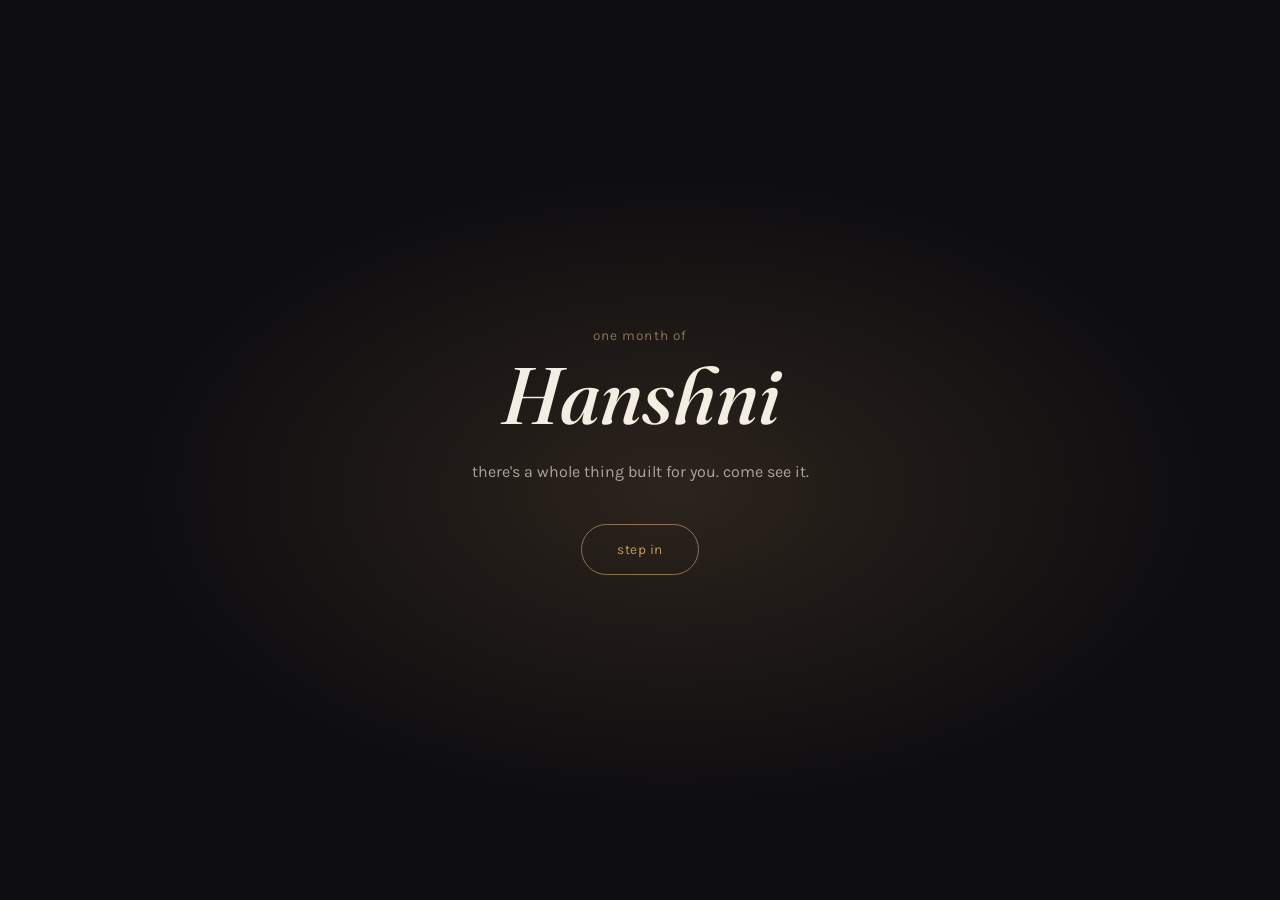
<file: index.html>
<!DOCTYPE html>
<html lang="en">
<head>
<meta charset="UTF-8">
<meta name="viewport" content="width=device-width, initial-scale=1, viewport-fit=cover">
<title>for Hanshni</title>
<link rel="stylesheet" href="css/base.css">
<link rel="stylesheet" href="css/index.css">
</head>
<body>

<main class="door">
  <div class="door-inner">
    <p class="door-eyebrow">one month of</p>
    <h1 class="door-name" id="doorName" aria-label="Hanshni">
      <span>H</span><span>a</span><span>n</span><span>s</span><span>h</span><span>n</span><span>i</span>
    </h1>
    <p class="door-line" id="doorLine">there's a whole thing built for you. come see it.</p>
    <a href="memories.html" class="door-enter" id="doorEnter">
      <span>step in</span>
    </a>
  </div>

  <div class="door-glow" aria-hidden="true"></div>
</main>

<script src="js/main.js"></script>
<script src="js/door.js"></script>
</body>
</html>
</file>
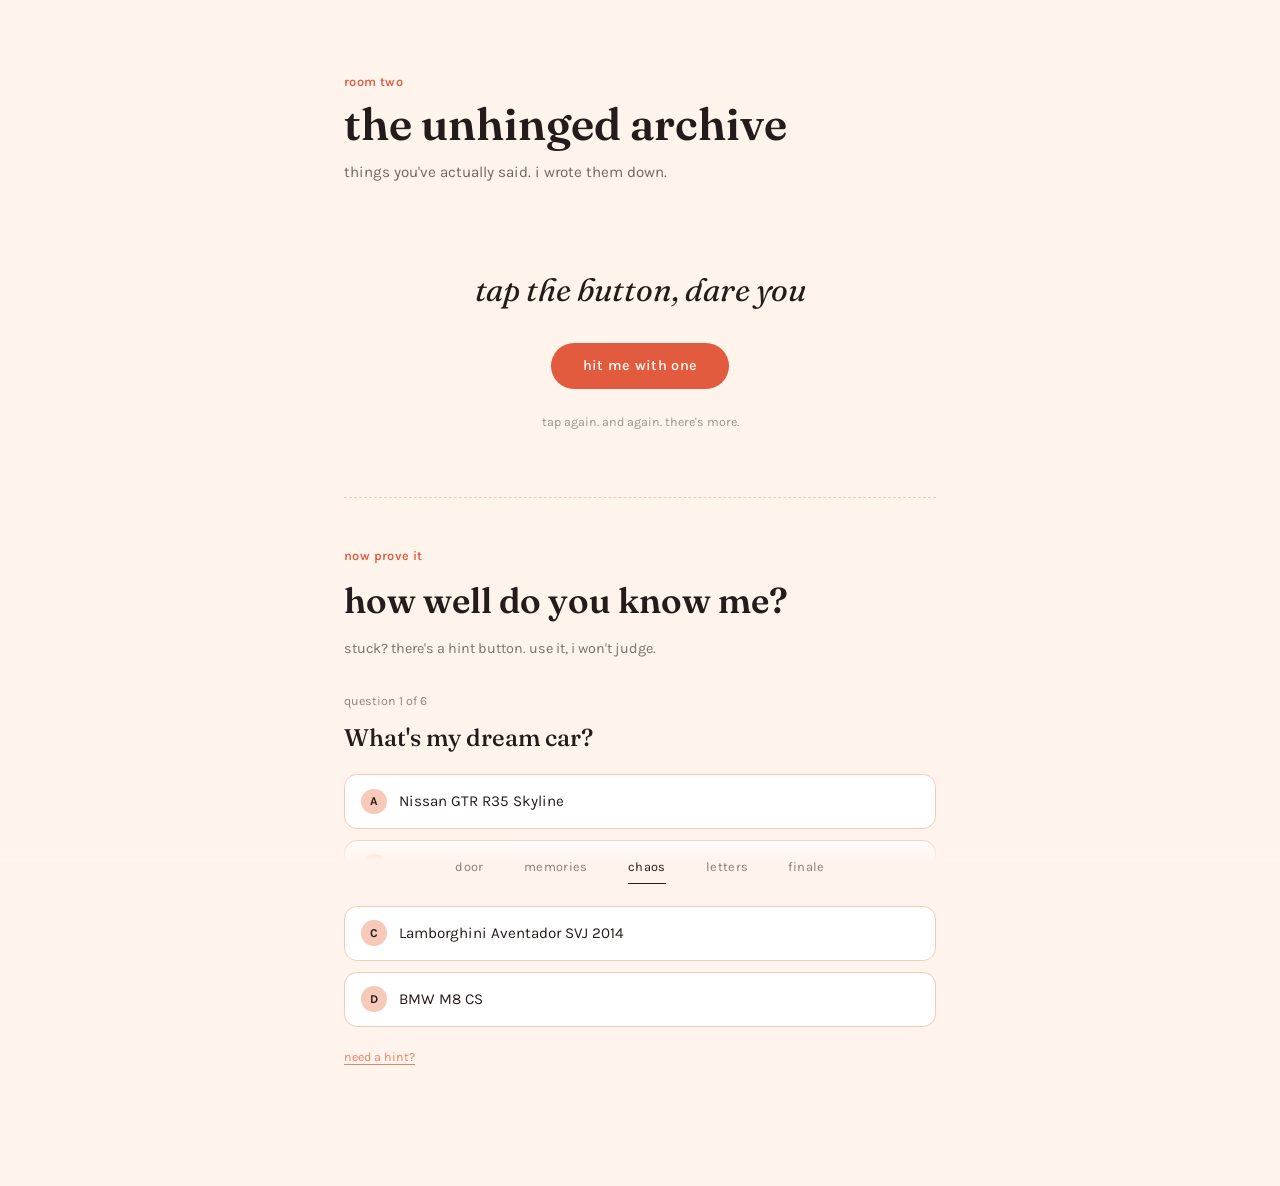
<file: chaos.html>
<!DOCTYPE html>
<html lang="en">
<head>
<meta charset="UTF-8">
<meta name="viewport" content="width=device-width, initial-scale=1, viewport-fit=cover">
<title>chaos — for Hanshni</title>
<link rel="stylesheet" href="css/base.css">
<link rel="stylesheet" href="css/chaos.css">
</head>
<body>

<main class="container room">
  <header class="room-header">
    <p class="room-eyebrow">room two</p>
    <h1 class="room-title">the unhinged archive</h1>
    <p class="room-sub">things you've actually said. i wrote them down.</p>
  </header>

  <div class="quote-box">
    <p class="quote-counter" id="quoteCounter"></p>
    <p class="quote-text" id="quoteText">tap the button, dare you</p>
    <button class="quote-btn tappable" id="quoteBtn">hit me with one</button>
    <p class="quote-hint">tap again. and again. there's more.</p>
  </div>

  <section class="quiz-section">
    <p class="quiz-eyebrow">now prove it</p>
    <h2 class="quiz-title">how well do you know me?</h2>
    <p class="quiz-sub">stuck? there's a hint button. use it, i won't judge.</p>

    <div id="quizRoot" class="quiz-root">
      <!-- quiz questions injected by chaos.js -->
    </div>
  </section>

  <canvas id="confettiCanvas" class="confetti-canvas"></canvas>
</main>

<nav class="room-nav">
  <a href="index.html">door</a>
  <a href="memories.html">memories</a>
  <a href="chaos.html" class="current">chaos</a>
  <a href="letters.html">letters</a>
  <a href="finale.html">finale</a>
</nav>

<script src="js/main.js"></script>
<script src="js/chaos.js"></script>
</body>
</html>
</file>
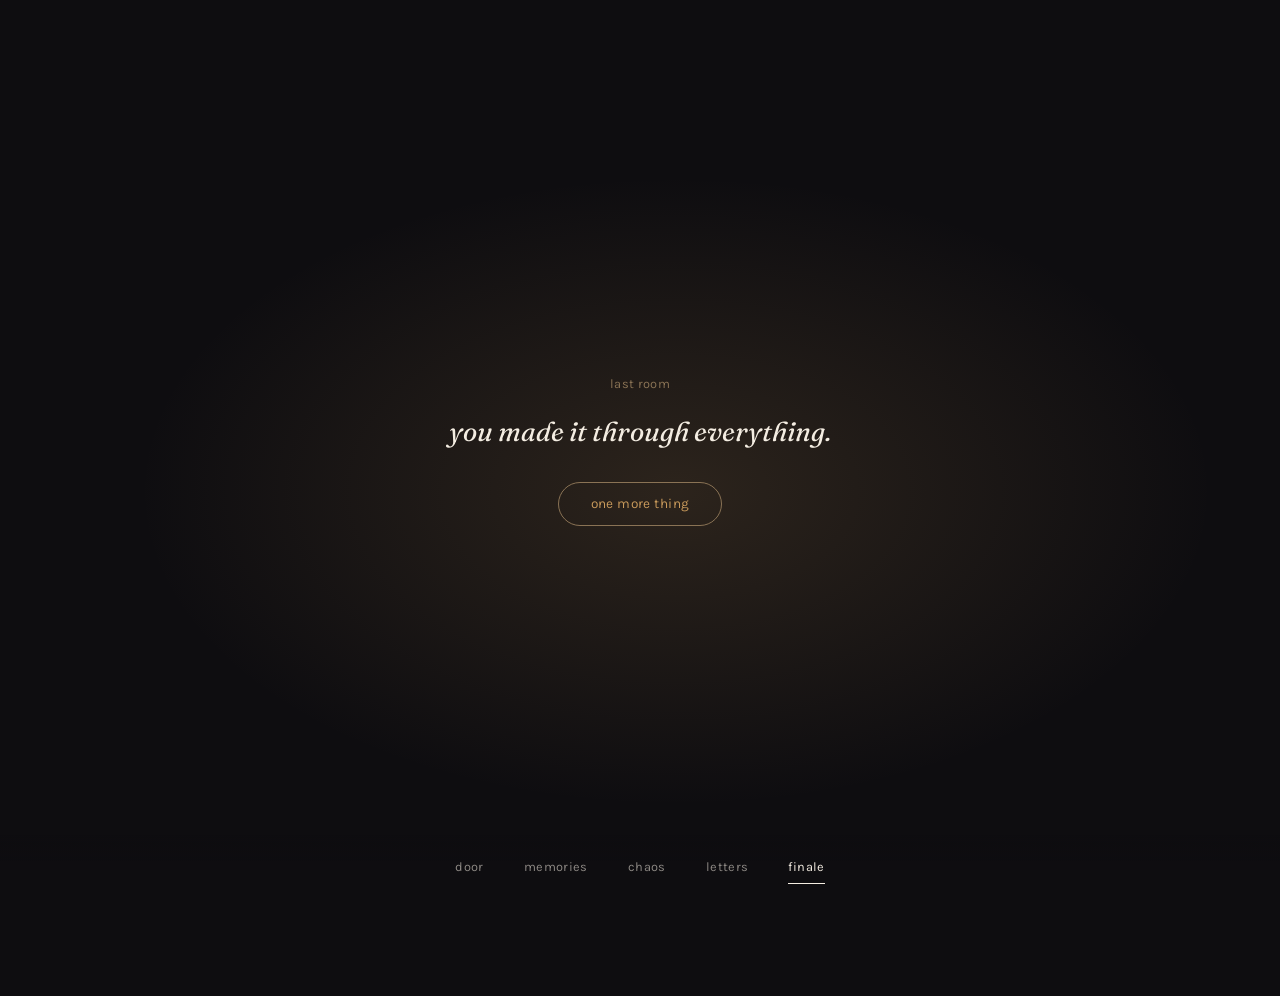
<file: finale.html>
<!DOCTYPE html>
<html lang="en">
<head>
<meta charset="UTF-8">
<meta name="viewport" content="width=device-width, initial-scale=1, viewport-fit=cover">
<title>finale — for Hanshni</title>
<link rel="stylesheet" href="css/base.css">
<link rel="stylesheet" href="css/finale.css">
</head>
<body>

<main class="finale">
  <div class="finale-inner" id="finaleInner">
    <p class="room-eyebrow">last room</p>

    <div class="finale-gate" id="finaleGate">
      <p class="finale-gate-line">you made it through everything.</p>
      <button class="finale-gate-btn tappable" id="finaleGateBtn">one more thing</button>
    </div>

    <div class="finale-reveal" id="finaleReveal" hidden>
      <h1 class="finale-heading" id="finaleHeading">still writing this one</h1>
      <p class="finale-body" id="finaleBody">Okay so if you made it this far, thank you so much for reading everything. I dont know if this one was upto your expectations since its hard to match what I did previously. But anyways this text is not even a formal message anymore. This is like a note from a developer who's been working too hard for this project and its 4 am rn and I don't even know what I am saying. But yes I'll say that this entire thing even though really small compared to your efforts, you deserve it all and so much more for being the person you are. Trust me baby you are perfect. And lemme also tell you why this project may look a lil underpolished compared to my previous works. Actually I wanted to do something unique for you so this website is made on a completely different base than my normal projects. In easier words I learnt an entire new way of doing this to do it more efficiently and to be able to finish it in time. But anyways enough blabbering about myself, If this entire project made you smile even in the slightest I'd consider myself really lucky and this entire time I put into this project worth it. And about how much time I put into this? — Just ask me in real life because its not finished yet so I don't know how long it took and honestly I couldn't care less. I'll just ask you to make sure that I can do this for you every month forever and ever and ever and I just want you by my side forever no matter how hard things get. This got way too lengthy prolly so I'll end it here even though I can yap abt it so much more. Sorry if I bored you. I love you so much baby. Mwahhhhhh.</p>
      <p class="finale-signoff">month one, done. here's to the rest of them.</p>
    </div>
  </div>
  <div class="finale-glow" aria-hidden="true"></div>
</main>

<nav class="room-nav">
  <a href="index.html">door</a>
  <a href="memories.html">memories</a>
  <a href="chaos.html">chaos</a>
  <a href="letters.html">letters</a>
  <a href="finale.html" class="current">finale</a>
</nav>

<script src="js/main.js"></script>
<script src="js/finale.js"></script>
</body>
</html>
</file>
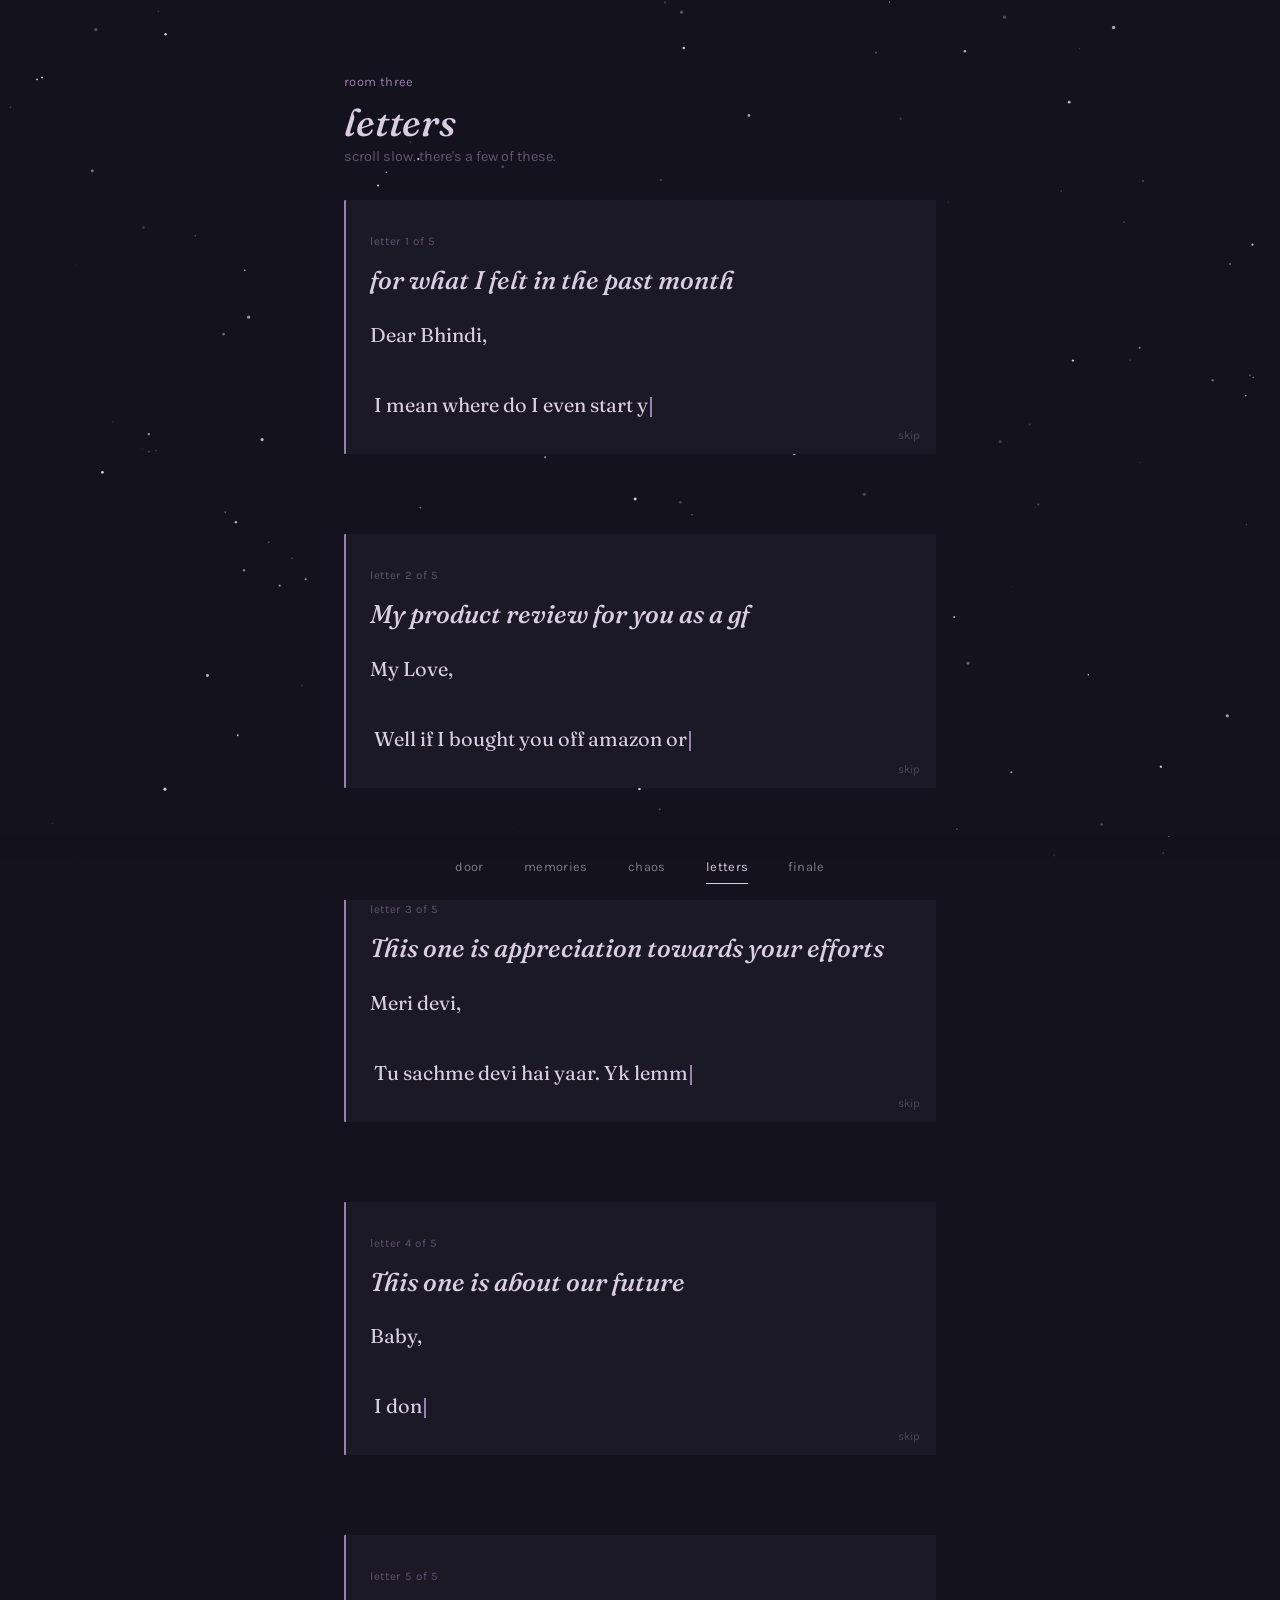
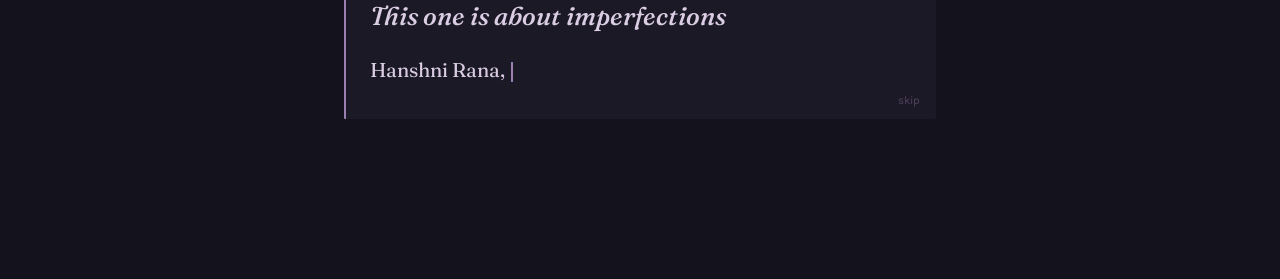
<file: letters.html>
<!DOCTYPE html>
<html lang="en">
<head>
<meta charset="UTF-8">
<meta name="viewport" content="width=device-width, initial-scale=1, viewport-fit=cover">
<title>letters — for Hanshni</title>
<link rel="stylesheet" href="css/base.css">
<link rel="stylesheet" href="css/letters.css">
</head>
<body>

<canvas id="starCanvas" class="star-canvas"></canvas>

<main class="container room">
  <header class="room-header">
    <p class="room-eyebrow">room three</p>
    <h1 class="room-title">letters</h1>
    <p class="room-sub-letters">scroll slow. there's a few of these.</p>
  </header>

  <div id="letterLane" class="letter-lane">
    <!-- letter cards injected by letters.js -->
  </div>
</main>

<nav class="room-nav">
  <a href="index.html">door</a>
  <a href="memories.html">memories</a>
  <a href="chaos.html">chaos</a>
  <a href="letters.html" class="current">letters</a>
  <a href="finale.html">finale</a>
</nav>

<script src="js/main.js"></script>
<script src="js/letters.js"></script>
</body>
</html>
</file>
<file: css/base.css>
/* ============================================
   BASE — shared tokens across every room
   ============================================ */

@import url('https://fonts.googleapis.com/css2?family=Fraunces:ital,opsz,wght@0,9..144,300;0,9..144,400;0,9..144,500;0,9..144,600;1,9..144,400&family=Karla:wght@300;400;500;600&display=swap');

:root {
  /* base palette (index/finale room) */
  --ink: #f4ede2;
  --void: #0e0d10;
  --void-soft: #17151a;
  --gold: #c99a5b;
  --gold-soft: #8a7355;

  --font-display: 'Fraunces', Georgia, serif;
  --font-body: 'Karla', -apple-system, sans-serif;

  --ease: cubic-bezier(0.22, 1, 0.36, 1);
}

* {
  box-sizing: border-box;
  margin: 0;
  padding: 0;
}

html {
  scroll-behavior: smooth;
}

@media (prefers-reduced-motion: reduce) {
  html {
    scroll-behavior: auto;
  }
  *, *::before, *::after {
    animation-duration: 0.01ms !important;
    animation-iteration-count: 1 !important;
    transition-duration: 0.01ms !important;
  }
}

body {
  font-family: var(--font-body);
  min-height: 100vh;
  line-height: 1.6;
  -webkit-font-smoothing: antialiased;
}

a {
  color: inherit;
  text-decoration: none;
}

button {
  font-family: inherit;
  cursor: pointer;
  border: none;
  background: none;
  color: inherit;
}

img {
  max-width: 100%;
  display: block;
}

::selection {
  background: var(--gold);
  color: var(--void);
}

:focus-visible {
  outline: 2px solid var(--gold);
  outline-offset: 3px;
}

/* ---------- shared room nav ---------- */
.room-nav {
  position: fixed;
  bottom: 0;
  left: 0;
  right: 0;
  display: flex;
  justify-content: center;
  gap: clamp(1rem, 4vw, 2.5rem);
  padding: 1.1rem 1rem calc(1.1rem + env(safe-area-inset-bottom, 0px));
  z-index: 100;
  font-family: var(--font-body);
  font-size: 0.8rem;
  letter-spacing: 0.03em;
}

.room-nav a {
  opacity: 0.55;
  transition: opacity 0.3s var(--ease);
  padding: 0.3rem 0;
  position: relative;
}

.room-nav a:hover,
.room-nav a:focus-visible {
  opacity: 1;
}

.room-nav a.current {
  opacity: 1;
}

.room-nav a.current::after {
  content: '';
  position: absolute;
  bottom: -2px;
  left: 0;
  right: 0;
  height: 1px;
  background: currentColor;
}

.container {
  max-width: 640px;
  margin: 0 auto;
  padding: 0 1.5rem;
}

.visually-hidden {
  position: absolute;
  width: 1px;
  height: 1px;
  overflow: hidden;
  clip: rect(0,0,0,0);
  white-space: nowrap;
}

/* ---------- page transitions (wipe curtain, not a plain fade) ---------- */
.page-curtain {
  position: fixed;
  inset: 0;
  z-index: 9999;
  background: var(--void);
  transform: translateY(100%);
  pointer-events: none;
}

.page-curtain.leaving {
  animation: curtainIn 0.5s var(--ease) forwards;
}

.page-curtain.entering {
  animation: curtainOut 0.5s var(--ease) forwards;
}

@keyframes curtainIn {
  from { transform: translateY(100%); }
  to { transform: translateY(0); }
}

@keyframes curtainOut {
  from { transform: translateY(0); }
  to { transform: translateY(-100%); }
}

@media (prefers-reduced-motion: reduce) {
  .page-curtain {
    display: none !important;
  }
}

/* ---------- scroll reveal ---------- */
[data-reveal] {
  opacity: 0;
  transform: translateY(24px);
  transition: opacity 0.7s var(--ease), transform 0.7s var(--ease);
}

[data-reveal].is-visible {
  opacity: 1;
  transform: translateY(0);
}

/* blur + rise variant, used on memory cards */
[data-reveal="blur-up"] {
  opacity: 0;
  transform: translateY(40px);
  filter: blur(10px);
  transition: opacity 0.8s var(--ease), transform 0.8s var(--ease), filter 0.8s var(--ease);
}

[data-reveal="blur-up"].is-visible {
  opacity: 1;
  transform: translateY(0);
  filter: blur(0);
}

@media (prefers-reduced-motion: reduce) {
  [data-reveal],
  [data-reveal="blur-up"] {
    opacity: 1 !important;
    transform: none !important;
    filter: none !important;
    transition: none !important;
  }
}

/* ---------- tap feedback (touch-friendly, no hover needed) ---------- */
.tappable {
  transition: transform 0.15s var(--ease);
}

.tappable:active {
  transform: scale(0.96);
}
</file>
<file: css/index.css>
body {
  background: var(--void);
  color: var(--ink);
  overflow: hidden;
}

.door {
  position: relative;
  min-height: 100svh;
  display: flex;
  align-items: center;
  justify-content: center;
  padding: 2rem 1.5rem;
}

.door-glow {
  position: absolute;
  inset: 0;
  background: radial-gradient(ellipse 60% 50% at 50% 45%, rgba(201, 154, 91, 0.14), transparent 70%);
  pointer-events: none;
  z-index: 0;
}

.door-inner {
  position: relative;
  z-index: 1;
  text-align: center;
  max-width: 30rem;
}

.door-eyebrow {
  font-family: var(--font-body);
  font-size: 0.85rem;
  letter-spacing: 0.08em;
  color: var(--gold-soft);
  opacity: 0;
  animation: fadeUp 0.8s var(--ease) 0.2s forwards;
}

.door-name {
  font-family: var(--font-display);
  font-weight: 500;
  font-style: italic;
  font-size: clamp(2.8rem, 12vw, 5rem);
  line-height: 1;
  margin: 0.5rem 0 1.5rem;
}

.door-name span {
  display: inline-block;
  opacity: 0;
  transform: translateY(0.4em);
  animation: letterIn 0.7s var(--ease) forwards;
}

.door-name span:nth-child(1) { animation-delay: 0.5s; }
.door-name span:nth-child(2) { animation-delay: 0.58s; }
.door-name span:nth-child(3) { animation-delay: 0.66s; }
.door-name span:nth-child(4) { animation-delay: 0.74s; }
.door-name span:nth-child(5) { animation-delay: 0.82s; }
.door-name span:nth-child(6) { animation-delay: 0.90s; }
.door-name span:nth-child(7) { animation-delay: 0.98s; }

.door-line {
  font-size: 1rem;
  color: rgba(244, 237, 226, 0.65);
  opacity: 0;
  animation: fadeUp 0.8s var(--ease) 1.5s forwards;
}

.door-enter {
  display: inline-block;
  margin-top: 2.5rem;
  padding: 0.85rem 2.2rem;
  border: 1px solid var(--gold-soft);
  border-radius: 999px;
  font-size: 0.85rem;
  letter-spacing: 0.04em;
  color: var(--gold);
  opacity: 0;
  animation: fadeUp 0.8s var(--ease) 2.1s forwards;
  transition: background 0.35s var(--ease), color 0.35s var(--ease), border-color 0.35s var(--ease);
}

.door-enter:hover,
.door-enter:focus-visible {
  background: var(--gold);
  color: var(--void);
  border-color: var(--gold);
}

@keyframes fadeUp {
  from { opacity: 0; transform: translateY(10px); }
  to { opacity: 1; transform: translateY(0); }
}

@keyframes letterIn {
  from { opacity: 0; transform: translateY(0.4em); }
  to { opacity: 1; transform: translateY(0); }
}

@media (prefers-reduced-motion: reduce) {
  .door-eyebrow, .door-name span, .door-line, .door-enter {
    animation: none;
    opacity: 1;
    transform: none;
  }
}
</file>
<file: css/finale.css>
body {
  background: var(--void);
  color: var(--ink);
  padding-bottom: 6rem;
}

.finale {
  position: relative;
  min-height: 100svh;
  display: flex;
  align-items: center;
  justify-content: center;
  padding: 2rem 1.5rem;
  overflow: hidden;
}

.finale-glow {
  position: absolute;
  inset: 0;
  background: radial-gradient(ellipse 65% 55% at 50% 50%, rgba(201, 154, 91, 0.16), transparent 70%);
  pointer-events: none;
}

.finale-inner {
  position: relative;
  z-index: 1;
  text-align: center;
  max-width: 32rem;
}

.finale .room-eyebrow {
  font-size: 0.8rem;
  letter-spacing: 0.03em;
  color: var(--gold-soft);
  margin-bottom: 1rem;
}

.finale-heading {
  font-family: var(--font-display);
  font-style: italic;
  font-weight: 500;
  font-size: clamp(2rem, 8vw, 3rem);
  line-height: 1.15;
  margin-bottom: 1.25rem;
}

.finale-body {
  font-size: 1rem;
  line-height: 1.7;
  color: rgba(244, 237, 226, 0.75);
  white-space: pre-wrap;
}

/* ---------- gate: tap-to-reveal before the final message ---------- */
.finale-gate {
  display: flex;
  flex-direction: column;
  align-items: center;
  gap: 1.75rem;
}

.finale-gate-line {
  font-family: var(--font-display);
  font-style: italic;
  font-size: clamp(1.3rem, 5vw, 1.7rem);
  color: var(--ink);
  opacity: 0;
  animation: gateFadeIn 0.9s var(--ease) 0.3s forwards;
}

.finale-gate-btn {
  padding: 0.85rem 2rem;
  border: 1px solid var(--gold-soft);
  border-radius: 999px;
  font-size: 0.85rem;
  letter-spacing: 0.03em;
  color: var(--gold);
  opacity: 0;
  animation: gateFadeIn 0.9s var(--ease) 0.9s forwards;
  transition: background 0.3s var(--ease), color 0.3s var(--ease);
}

.finale-gate-btn:hover,
.finale-gate-btn:focus-visible {
  background: var(--gold);
  color: var(--void);
}

.finale-gate.is-leaving {
  animation: gateFadeOut 0.4s var(--ease) forwards;
}

@keyframes gateFadeIn {
  from { opacity: 0; transform: translateY(8px); }
  to { opacity: 1; transform: translateY(0); }
}

@keyframes gateFadeOut {
  from { opacity: 1; }
  to { opacity: 0; }
}

/* ---------- reveal: heading + body line up on their own beat ---------- */
.finale-reveal.is-visible .finale-heading {
  animation: revealUp 0.8s var(--ease) 0.1s forwards;
}

.finale-reveal.is-visible .finale-body {
  animation: revealUp 0.8s var(--ease) 0.5s forwards;
}

.finale-reveal.is-visible .finale-signoff {
  animation: revealUp 0.8s var(--ease) 1.1s forwards;
}

.finale-heading,
.finale-body,
.finale-signoff {
  opacity: 0;
  transform: translateY(14px);
}

@keyframes revealUp {
  to { opacity: 1; transform: translateY(0); }
}

.finale-signoff {
  margin-top: 2rem;
  font-size: 0.85rem;
  letter-spacing: 0.02em;
  color: var(--gold-soft);
}

@media (prefers-reduced-motion: reduce) {
  .finale-gate-line, .finale-gate-btn,
  .finale-heading, .finale-body, .finale-signoff {
    animation: none !important;
    opacity: 1 !important;
    transform: none !important;
  }
}

.room-nav {
  background: linear-gradient(to top, var(--void) 60%, transparent);
  color: var(--ink);
}
</file>
<file: css/letters.css>
:root {
  --dusk: #14121c;
  --dusk-card: #1c1926;
  --plum: #9b7fb0;
  --plum-soft: #d9cce3;
}

body {
  background: var(--dusk);
  color: var(--plum-soft);
  padding-bottom: 6rem;
}

.room {
  padding-top: clamp(3rem, 8vh, 5rem);
  min-height: 100svh;
  display: flex;
  flex-direction: column;
  justify-content: center;
}

.room-header {
  margin-bottom: 2rem;
}

.room-eyebrow {
  font-size: 0.8rem;
  color: var(--plum);
  letter-spacing: 0.03em;
  margin-bottom: 0.5rem;
}

.room-title {
  font-family: var(--font-display);
  font-style: italic;
  font-weight: 500;
  font-size: clamp(1.8rem, 6vw, 2.4rem);
  line-height: 1.15;
}

.room-sub-letters {
  font-size: 0.9rem;
  color: var(--plum);
  opacity: 0.6;
}

/* ---------- vertical scrollable lane of letter cards ---------- */
.letter-lane {
  display: flex;
  flex-direction: column;
  gap: clamp(3rem, 10vh, 5rem);
  padding-bottom: 4rem;
}

.letter-card {
  background: var(--dusk-card);
  border-left: 2px solid var(--plum);
  padding: 2rem 1.5rem;
  border-radius: 1px;
  position: relative;
  min-height: 10rem;
}

.letter-number {
  font-size: 0.72rem;
  letter-spacing: 0.06em;
  color: var(--plum);
  opacity: 0.55;
  margin-bottom: 0.6rem;
}

.letter-card-heading {
  font-family: var(--font-display);
  font-style: italic;
  font-weight: 500;
  font-size: clamp(1.3rem, 5vw, 1.6rem);
  margin-bottom: 1rem;
  color: var(--plum-soft);
}

.letter-body {
  font-family: var(--font-display);
  font-size: clamp(1.05rem, 3.5vw, 1.25rem);
  line-height: 1.75;
  white-space: pre-wrap;
}

.letter-body .cursor {
  display: inline-block;
  width: 2px;
  height: 1em;
  background: var(--plum);
  margin-left: 2px;
  animation: blink 0.9s step-end infinite;
  vertical-align: text-bottom;
}

@keyframes blink {
  50% { opacity: 0; }
}

.letter-skip {
  position: absolute;
  bottom: 0.75rem;
  right: 1rem;
  font-size: 0.72rem;
  color: var(--plum);
  opacity: 0.4;
}

.room-nav {
  background: linear-gradient(to top, var(--dusk) 60%, transparent);
  color: var(--plum-soft);
}

/* ---------- starry parallax background ---------- */
.star-canvas {
  position: fixed;
  inset: 0;
  z-index: 0;
  pointer-events: none;
}

.room {
  position: relative;
  z-index: 1;
}
</file>
<file: css/chaos.css>
:root {
  --pop-bg: #fff4ec;
  --pop-ink: #241c1a;
  --pop-accent: #e35b3f;
  --pop-accent-soft: #f7c9b8;
}

body {
  background: var(--pop-bg);
  color: var(--pop-ink);
  padding-bottom: 6rem;
}

.room {
  padding-top: clamp(3rem, 8vh, 5rem);
  min-height: 100svh;
  display: flex;
  flex-direction: column;
}

.room-header {
  margin-bottom: 2.5rem;
}

.room-eyebrow {
  font-size: 0.8rem;
  color: var(--pop-accent);
  letter-spacing: 0.03em;
  margin-bottom: 0.5rem;
  font-weight: 600;
}

.room-title {
  font-family: var(--font-display);
  font-weight: 600;
  font-size: clamp(2rem, 7vw, 2.8rem);
  line-height: 1.05;
  margin-bottom: 0.75rem;
}

.room-sub {
  color: var(--pop-ink);
  opacity: 0.65;
  font-size: 0.95rem;
}

.quote-box {
  flex: 1;
  display: flex;
  flex-direction: column;
  align-items: center;
  justify-content: center;
  text-align: center;
  gap: 2rem;
}

.quote-text {
  font-family: var(--font-display);
  font-style: italic;
  font-size: clamp(1.4rem, 6vw, 2rem);
  max-width: 24ch;
  line-height: 1.35;
  transition: transform 0.4s var(--ease);
}

.quote-text.pop {
  animation: pop 0.4s var(--ease);
}

.quote-btn {
  background: var(--pop-accent);
  color: var(--pop-bg);
  padding: 0.9rem 2rem;
  border-radius: 999px;
  font-size: 0.9rem;
  font-weight: 600;
  letter-spacing: 0.02em;
  transition: transform 0.25s var(--ease), background 0.25s var(--ease);
}

.quote-btn:hover,
.quote-btn:focus-visible {
  transform: scale(1.05) rotate(-1deg);
  background: #cf4c30;
}

.quote-btn:active {
  transform: scale(0.96);
}

.quote-counter {
  font-size: 0.75rem;
  letter-spacing: 0.04em;
  color: var(--pop-accent);
  opacity: 0.7;
  min-height: 1em;
}

.quote-hint {
  font-size: 0.78rem;
  opacity: 0.45;
  margin-top: -0.5rem;
}

.confetti-canvas {
  position: fixed;
  inset: 0;
  pointer-events: none;
  z-index: 50;
}

/* ---------- quiz section ---------- */
.quiz-section {
  margin-top: 4rem;
  padding-top: 3rem;
  border-top: 1px dashed var(--pop-accent-soft);
}

.quiz-eyebrow {
  font-size: 0.8rem;
  color: var(--pop-accent);
  letter-spacing: 0.03em;
  font-weight: 600;
  margin-bottom: 0.4rem;
}

.quiz-title {
  font-family: var(--font-display);
  font-weight: 600;
  font-size: clamp(1.6rem, 6vw, 2.2rem);
  margin-bottom: 0.5rem;
}

.quiz-sub {
  font-size: 0.9rem;
  opacity: 0.6;
  margin-bottom: 2rem;
}

.quiz-root {
  min-height: 14rem;
}

.quiz-progress {
  font-size: 0.78rem;
  opacity: 0.5;
  margin-bottom: 0.6rem;
}

.quiz-question {
  font-family: var(--font-display);
  font-size: clamp(1.2rem, 5vw, 1.5rem);
  font-weight: 500;
  margin-bottom: 1.25rem;
  line-height: 1.35;
}

.quiz-options {
  display: flex;
  flex-direction: column;
  gap: 0.7rem;
  margin-bottom: 1rem;
}

.quiz-option {
  display: flex;
  align-items: center;
  gap: 0.75rem;
  background: #fff;
  border: 1.5px solid var(--pop-accent-soft);
  border-radius: 0.8rem;
  padding: 0.85rem 1rem;
  text-align: left;
  font-size: 0.95rem;
  transition: border-color 0.2s var(--ease), background 0.2s var(--ease);
}

.quiz-option-letter {
  display: inline-flex;
  align-items: center;
  justify-content: center;
  width: 1.6rem;
  height: 1.6rem;
  border-radius: 50%;
  background: var(--pop-accent-soft);
  font-size: 0.75rem;
  font-weight: 700;
  flex-shrink: 0;
}

.quiz-option.locked {
  pointer-events: none;
  opacity: 0.7;
}

.quiz-option.correct {
  border-color: #4caf6a;
  background: #eafbf0;
  opacity: 1;
}

.quiz-option.correct .quiz-option-letter {
  background: #4caf6a;
  color: #fff;
}

.quiz-option.wrong {
  border-color: var(--pop-accent);
  background: #fff0ec;
  opacity: 1;
}

.quiz-option.wrong .quiz-option-letter {
  background: var(--pop-accent);
  color: #fff;
}

.quiz-hint-btn {
  font-size: 0.78rem;
  color: var(--pop-accent);
  opacity: 0.75;
  text-decoration: underline;
  text-underline-offset: 3px;
  margin-bottom: 0.5rem;
}

.quiz-hint-text {
  font-size: 0.85rem;
  font-style: italic;
  opacity: 0.7;
  margin-bottom: 0.75rem;
}

.quiz-feedback {
  font-size: 0.9rem;
  font-weight: 600;
  min-height: 1.3em;
}

.quiz-feedback.is-correct {
  color: #4caf6a;
}

.quiz-feedback.is-wrong {
  color: var(--pop-accent);
}

.quiz-result {
  text-align: center;
  padding: 2rem 0;
}

.quiz-result-score {
  font-family: var(--font-display);
  font-size: clamp(2.5rem, 12vw, 3.5rem);
  font-weight: 600;
  color: var(--pop-accent);
  margin-bottom: 0.5rem;
}

.quiz-result-line {
  font-size: 1rem;
  opacity: 0.75;
  margin-bottom: 1.5rem;
}

.quiz-retry {
  background: var(--pop-accent);
  color: var(--pop-bg);
  padding: 0.75rem 1.75rem;
  border-radius: 999px;
  font-size: 0.85rem;
  font-weight: 600;
}

@keyframes pop {
  0% { transform: scale(0.9) rotate(-1deg); opacity: 0.3; }
  60% { transform: scale(1.03) rotate(0.5deg); }
  100% { transform: scale(1) rotate(0); opacity: 1; }
}

.room-nav {
  background: linear-gradient(to top, var(--pop-bg) 60%, transparent);
  color: var(--pop-ink);
}
</file>
